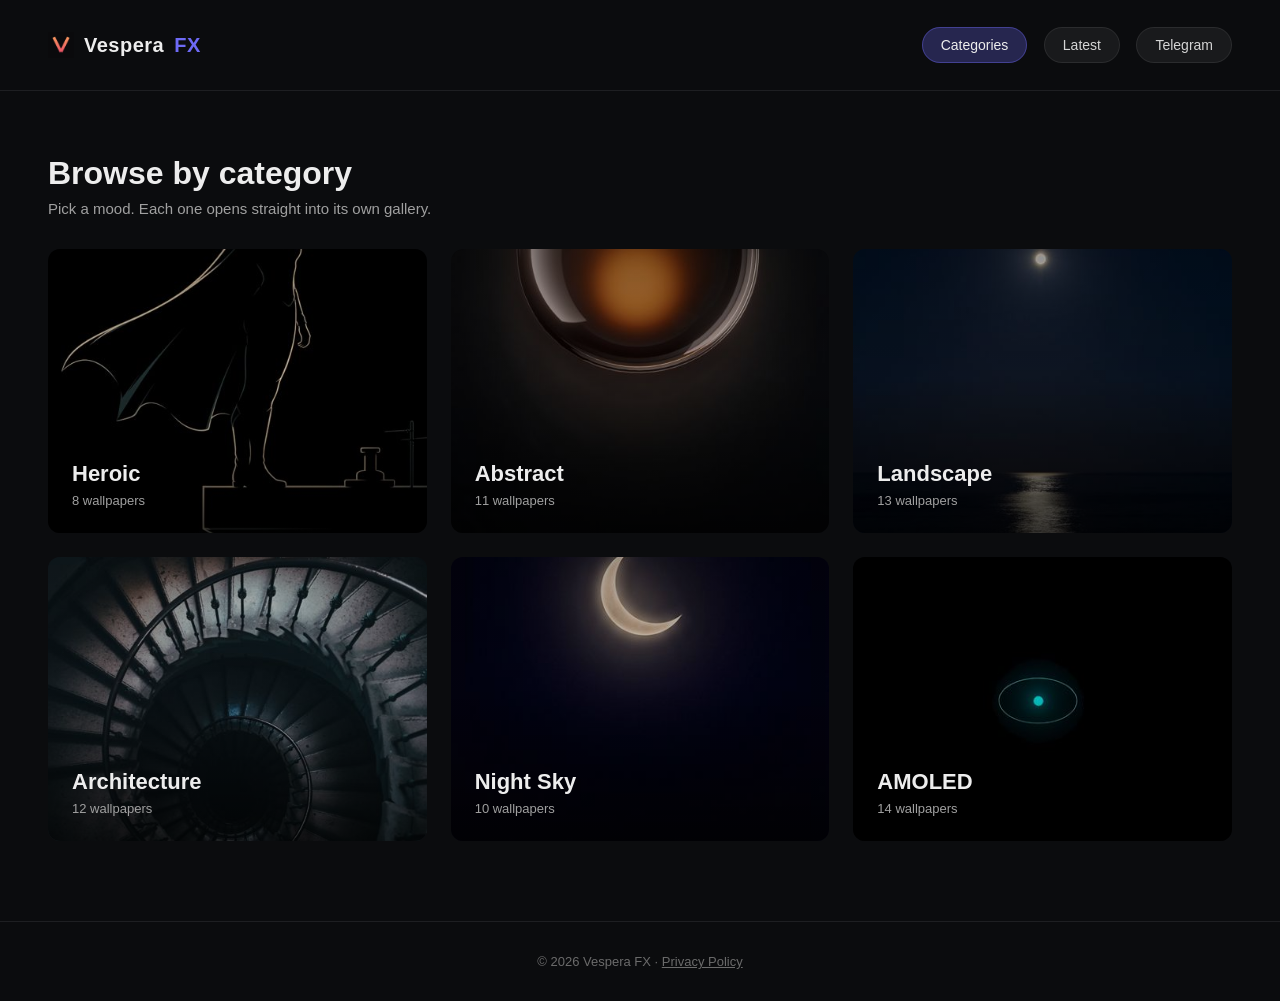
<file: categories.html>
<!DOCTYPE html>
<html lang="en">
<head>
  <meta charset="UTF-8">
  <meta name="viewport" content="width=device-width, initial-scale=1.0">
  <title>Categories — Vespera FX</title>
  <link rel="icon" type="image/png" href="logo.png">
  <link rel="stylesheet" href="styles.css?v=6">
</head>

<body>

  <header>
    <div class="logo"><img src="logo.png" alt="Vespera FX logo" class="logo-icon">Vespera<span>FX</span></div>
    <nav>
      <a href="categories.html" class="active">Categories</a>
      <a href="index.html">Latest</a>
      <a href="https://t.me/VesperaLabs" target="_blank" rel="noopener">Telegram</a>
    </nav>
  </header>

  <section class="page-heading">
    <h1>Browse by category</h1>
    <p>Pick a mood. Each one opens straight into its own gallery.</p>
  </section>

  <!-- This is now a picker: 3 tiles, 3 clicks, no scrolling through everything at once. -->
  <section class="category-grid">

    <a href="category-heroic.html" class="category-tile">
      <img src="images/thumbs/hero-caped-silhouette.jpg" alt="Heroic category cover" loading="lazy">
      <div class="category-tile-text">
        <h3>Heroic</h3>
        <span>8 wallpapers</span>
      </div>
    </a>

    <a href="category-abstract.html" class="category-tile">
      <img src="images/thumbs/glass-orb.jpg" alt="Abstract category cover" loading="lazy">
      <div class="category-tile-text">
        <h3>Abstract</h3>
        <span>11 wallpapers</span>
      </div>
    </a>

    <a href="category-landscape.html" class="category-tile">
      <img src="images/thumbs/ocean-horizon.jpg" alt="Landscape category cover" loading="lazy">
      <div class="category-tile-text">
        <h3>Landscape</h3>
        <span>13 wallpapers</span>
      </div>
    </a>

    <a href="category-architecture.html" class="category-tile">
      <img src="images/thumbs/spiral-staircase.jpg" alt="Architecture category cover" loading="lazy">
      <div class="category-tile-text">
        <h3>Architecture</h3>
        <span>12 wallpapers</span>
      </div>
    </a>

    <a href="category-nightsky.html" class="category-tile">
      <img src="images/thumbs/crescent-moon.jpg" alt="Night Sky category cover" loading="lazy">
      <div class="category-tile-text">
        <h3>Night Sky</h3>
        <span>10 wallpapers</span>
      </div>
    </a>

    <a href="category-amoled.html" class="category-tile">
      <img src="images/thumbs/amoled-orbit.jpg" alt="AMOLED category cover" loading="lazy">
      <div class="category-tile-text">
        <h3>AMOLED</h3>
        <span>14 wallpapers</span>
      </div>
    </a>

  </section>

  <footer style="text-align: center; padding: 32px 20px; border-top: 1px solid #1E1F22; color: #6B6B6B; font-size: 13px;">
    &copy; 2026 Vespera FX &middot; <a href="privacy.html" style="color: #6B6B6B;">Privacy Policy</a>
  </footer>
</body>
</html>
</file>
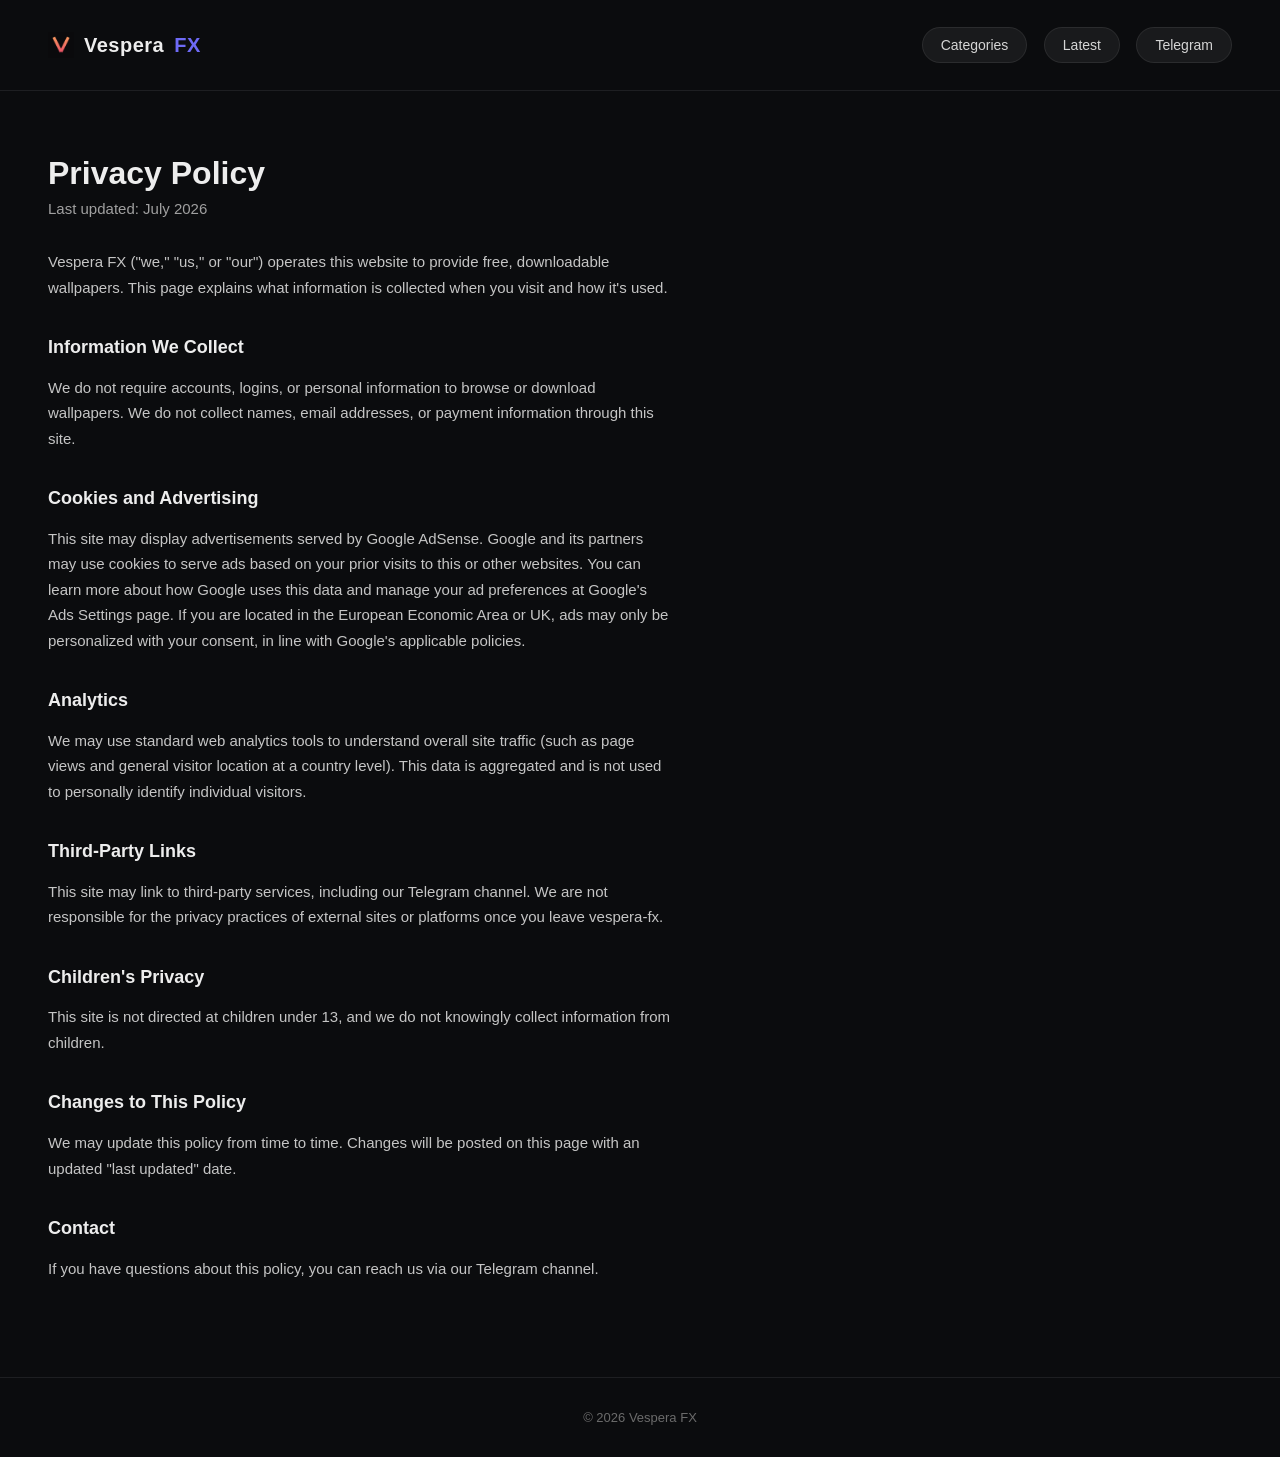
<file: privacy.html>
<!DOCTYPE html>
<html lang="en">
<head>
  <meta charset="UTF-8">
  <meta name="viewport" content="width=device-width, initial-scale=1.0">
  <title>Privacy Policy — Vespera FX</title>
  <link rel="icon" type="image/png" href="logo.png">
  <link rel="stylesheet" href="styles.css?v=6">
</head>

<body>

  <header>
    <div class="logo"><img src="logo.png" alt="Vespera FX logo" class="logo-icon">Vespera<span>FX</span></div>
    <nav>
      <a href="categories.html">Categories</a>
      <a href="index.html">Latest</a>
      <a href="https://t.me/VesperaLabs" target="_blank" rel="noopener">Telegram</a>
    </nav>
  </header>

  <section class="page-heading" style="max-width: 720px;">
    <h1>Privacy Policy</h1>
    <p>Last updated: July 2026</p>
  </section>

  <section style="max-width: 720px; padding: 0 48px 80px; color: #C5C5C5; font-size: 15px; line-height: 1.7;">

    <p style="margin-bottom: 24px;">Vespera FX ("we," "us," or "our") operates this website to provide free, downloadable wallpapers. This page explains what information is collected when you visit and how it's used.</p>

    <h2 style="color: #EDEDED; font-size: 18px; margin: 32px 0 12px;">Information We Collect</h2>
    <p style="margin-bottom: 16px;">We do not require accounts, logins, or personal information to browse or download wallpapers. We do not collect names, email addresses, or payment information through this site.</p>

    <h2 style="color: #EDEDED; font-size: 18px; margin: 32px 0 12px;">Cookies and Advertising</h2>
    <p style="margin-bottom: 16px;">This site may display advertisements served by Google AdSense. Google and its partners may use cookies to serve ads based on your prior visits to this or other websites. You can learn more about how Google uses this data and manage your ad preferences at Google's Ads Settings page. If you are located in the European Economic Area or UK, ads may only be personalized with your consent, in line with Google's applicable policies.</p>

    <h2 style="color: #EDEDED; font-size: 18px; margin: 32px 0 12px;">Analytics</h2>
    <p style="margin-bottom: 16px;">We may use standard web analytics tools to understand overall site traffic (such as page views and general visitor location at a country level). This data is aggregated and is not used to personally identify individual visitors.</p>

    <h2 style="color: #EDEDED; font-size: 18px; margin: 32px 0 12px;">Third-Party Links</h2>
    <p style="margin-bottom: 16px;">This site may link to third-party services, including our Telegram channel. We are not responsible for the privacy practices of external sites or platforms once you leave vespera-fx.</p>

    <h2 style="color: #EDEDED; font-size: 18px; margin: 32px 0 12px;">Children's Privacy</h2>
    <p style="margin-bottom: 16px;">This site is not directed at children under 13, and we do not knowingly collect information from children.</p>

    <h2 style="color: #EDEDED; font-size: 18px; margin: 32px 0 12px;">Changes to This Policy</h2>
    <p style="margin-bottom: 16px;">We may update this policy from time to time. Changes will be posted on this page with an updated "last updated" date.</p>

    <h2 style="color: #EDEDED; font-size: 18px; margin: 32px 0 12px;">Contact</h2>
    <p style="margin-bottom: 16px;">If you have questions about this policy, you can reach us via our Telegram channel.</p>

  </section>

  <footer style="text-align: center; padding: 32px 20px; border-top: 1px solid #1E1F22; color: #6B6B6B; font-size: 13px;">
    &copy; 2026 Vespera FX
  </footer>

</body>
</html>
</file>
<file: styles.css>
/* This is CSS: it controls how things LOOK. HTML controls WHAT exists, CSS controls HOW it appears. */
/* This file is now shared by every page on the site - edit it once, every page updates. */

* {
  margin: 0;
  padding: 0;
  box-sizing: border-box;
  /* This resets every element to have no default spacing, so we control it ourselves */
}

body {
  background: #0B0C0E;
  color: #EDEDED;
  font-family: 'Helvetica Neue', Arial, sans-serif;
}

header {
  padding: 32px 48px;
  display: flex;
  justify-content: space-between;
  align-items: center;
  border-bottom: 1px solid #1E1F22;
}

.logo {
  font-size: 20px;
  font-weight: 600;
  letter-spacing: 0.5px;
  display: flex;
  align-items: center;
  gap: 10px;
}

.logo-icon {
  width: 26px;
  height: 26px;
  display: block;
}

.logo span {
  color: #6E6AF6;
  /* A single accent color used sparingly, on purpose */
}

nav a {
  color: #D5D5D5;
  text-decoration: none;
  margin-left: 12px;
  font-size: 14px;
  padding: 9px 18px;
  border-radius: 20px;
  background: rgba(255, 255, 255, 0.06);
  border: 1px solid rgba(255, 255, 255, 0.08);
  transition: background 0.2s ease, color 0.2s ease;
}

nav a:hover {
  background: rgba(110, 106, 246, 0.18);
  color: #EDEDED;
}

nav a.active {
  color: #EDEDED;
  background: rgba(110, 106, 246, 0.28);
  border-color: rgba(110, 106, 246, 0.4);
  /* Highlights whichever page you're currently on */
}

.hero {
  padding: 96px 48px 64px;
  max-width: 640px;
}

.hero h1 {
  font-size: 48px;
  line-height: 1.15;
  font-weight: 700;
  margin-bottom: 16px;
}

.hero p {
  color: #A0A0A0;
  font-size: 17px;
  line-height: 1.6;
}

.search-bar {
  padding: 0 48px 32px;
}

.search-bar input {
  width: 100%;
  max-width: 480px;
  background: #16171A;
  border: 1px solid #2A2B2E;
  border-radius: 8px;
  padding: 12px 16px;
  font-size: 15px;
  color: #EDEDED;
  font-family: inherit;
  outline: none;
  transition: border-color 0.15s ease;
}

.search-bar input::placeholder {
  color: #6B6C70;
}

.search-bar input:focus {
  border-color: #6E6AF6;
}

.no-results {
  display: none;
  padding: 0 48px 48px;
  color: #A0A0A0;
  font-size: 15px;
}

.page-heading {
  padding: 64px 48px 32px;
}

.page-heading h1 {
  font-size: 32px;
  margin-bottom: 8px;
}

.page-heading p {
  color: #A0A0A0;
  font-size: 15px;
}

.category-label {
  padding: 0 48px;
  font-size: 13px;
  color: #6E6AF6;
  text-transform: uppercase;
  letter-spacing: 1px;
  margin-bottom: 16px;
  margin-top: 40px;
}

/* --- Category picker tiles (the categories.html hub page) --- */

.category-grid {
  display: grid;
  grid-template-columns: repeat(auto-fill, minmax(280px, 1fr));
  gap: 24px;
  padding: 0 48px 80px;
}

.category-tile {
  position: relative;
  aspect-ratio: 4 / 3;
  border-radius: 12px;
  overflow: hidden;
  text-decoration: none;
  display: block;
  cursor: pointer;
}

.category-tile img {
  width: 100%;
  height: 100%;
  object-fit: cover;
  transition: transform 0.3s ease;
}

.category-tile:hover img {
  transform: scale(1.05);
}

.category-tile::after {
  content: "";
  position: absolute;
  inset: 0;
  background: linear-gradient(to top, rgba(0,0,0,0.75) 0%, rgba(0,0,0,0.2) 55%, rgba(0,0,0,0.35) 100%);
  /* Darkens the whole tile evenly so white text is readable no matter what the cover image looks like */
}

.category-tile-text {
  position: absolute;
  bottom: 0;
  left: 0;
  right: 0;
  padding: 24px;
  z-index: 1;
}

.category-tile-text h3 {
  font-size: 22px;
  color: #EDEDED;
  margin-bottom: 4px;
}

.category-tile-text span {
  font-size: 13px;
  color: #A0A0A0;
}

.breadcrumb {
  padding: 0 48px;
  margin-top: 24px;
}

.breadcrumb a {
  color: #A0A0A0;
  text-decoration: none;
  font-size: 14px;
}

.breadcrumb a:hover {
  color: #EDEDED;
}

.grid {
  display: grid;
  grid-template-columns: repeat(auto-fill, minmax(260px, 1fr));
  gap: 20px;
  padding: 0 48px 80px;
  /* auto-fill + minmax means the grid rearranges itself on any screen size */
}

.card {
  aspect-ratio: 9 / 16;
  border-radius: 10px;
  position: relative;
  overflow: hidden;
  /* overflow: hidden makes sure the image respects the rounded corners instead of poking out square */
}

.card img {
  width: 100%;
  height: 100%;
  object-fit: cover;
  display: block;
  /* object-fit: cover crops the image to fill the card without stretching or squishing it */
  transition: transform 0.3s ease;
}

.card:hover img {
  transform: scale(1.04);
  /* A tiny zoom on hover - a small, deliberate touch instead of a flashy effect */
}

.card .label {
  position: absolute;
  bottom: 0;
  left: 0;
  right: 0;
  padding: 16px;
  font-size: 13px;
  color: #EDEDED;
  background: linear-gradient(to top, rgba(0,0,0,0.65), transparent);
  /* This gradient overlay is what makes white text readable over ANY image, dark or light */
}

.card {
  cursor: pointer;
  /* Signals to the visitor that clicking this does something */
}

/* --- Lightbox: the full-screen viewer that appears when you click a card --- */

.lightbox {
  display: none;
  /* Hidden by default. JavaScript adds the "open" class to reveal it. */
  position: fixed;
  inset: 0;
  /* inset: 0 is shorthand for top/right/bottom/left: 0 - covers the whole screen */
  background: rgba(5, 5, 8, 0.92);
  z-index: 100;
  flex-direction: column;
  align-items: center;
  justify-content: center;
  gap: 20px;
  padding: 40px;
}

.lightbox.open {
  display: flex;
  /* This is the only rule that matters for showing/hiding - JS just toggles this class */
}

.lightbox-image {
  max-width: 90vw;
  max-height: 75vh;
  object-fit: contain;
  border-radius: 8px;
}

.lightbox-download {
  background: #6E6AF6;
  color: #EDEDED;
  text-decoration: none;
  padding: 12px 28px;
  border-radius: 6px;
  font-size: 14px;
  font-weight: 600;
}

.lightbox-close {
  position: absolute;
  top: 24px;
  right: 32px;
  background: none;
  border: none;
  color: #EDEDED;
  font-size: 32px;
  cursor: pointer;
  line-height: 1;
}

.lightbox-info {
  text-align: center;
}

.lightbox-info h3 {
  font-size: 18px;
  color: #EDEDED;
  margin-bottom: 4px;
}

.lightbox-info .meta {
  font-size: 13px;
  color: #A0A0A0;
  /* Shows "1152 x 896 · 461 KB" style details, pulled from each image's real file data */
}

/* --- Mobile adjustments: everything above was sized for desktop. --- */
/* This block only applies below 600px wide, i.e. phones. */
@media (max-width: 600px) {

  header {
    flex-direction: column;
    align-items: flex-start;
    gap: 14px;
    padding: 18px 20px;
  }

  nav {
    display: flex;
    width: 100%;
    gap: 8px;
  }

  nav a {
    flex: 1;
    text-align: center;
    margin-left: 0;
    padding: 9px 8px;
    font-size: 13px;
  }

  .logo {
    font-size: 18px;
  }

  .logo-icon {
    width: 20px;
    height: 20px;
  }

  nav a {
    font-size: 13px;
    padding: 7px 14px;
    margin-left: 8px;
  }

  .hero {
    padding: 48px 20px 40px;
  }

  .hero h1 {
    font-size: 32px;
    /* Was 48px - too large for a narrow screen, wraps awkwardly and crowds the caption below it */
  }

  .hero p {
    font-size: 15px;
  }

  .page-heading {
    padding: 40px 20px 24px;
  }

  .page-heading h1 {
    font-size: 26px;
  }

  .search-bar {
    padding: 0 20px 24px;
  }

  .search-bar input {
    max-width: 100%;
  }

  .no-results {
    padding: 0 20px 40px;
  }

  .grid, .category-grid {
    padding: 0 20px 48px;
    gap: 14px;
  }

  .grid {
    grid-template-columns: repeat(2, 1fr);
    /* Overrides the desktop auto-fill rule, which was collapsing to 1 column
       on narrow screens since nothing fit its 260px minimum - that's what
       caused the "one wallpaper per screen, scroll like reels" feel. */
    gap: 10px;
  }

  .card .label {
    font-size: 12px;
    padding: 10px;
  }

  .category-label {
    padding: 0 20px;
  }

  .breadcrumb {
    padding: 0 20px;
  }
}
</file>
